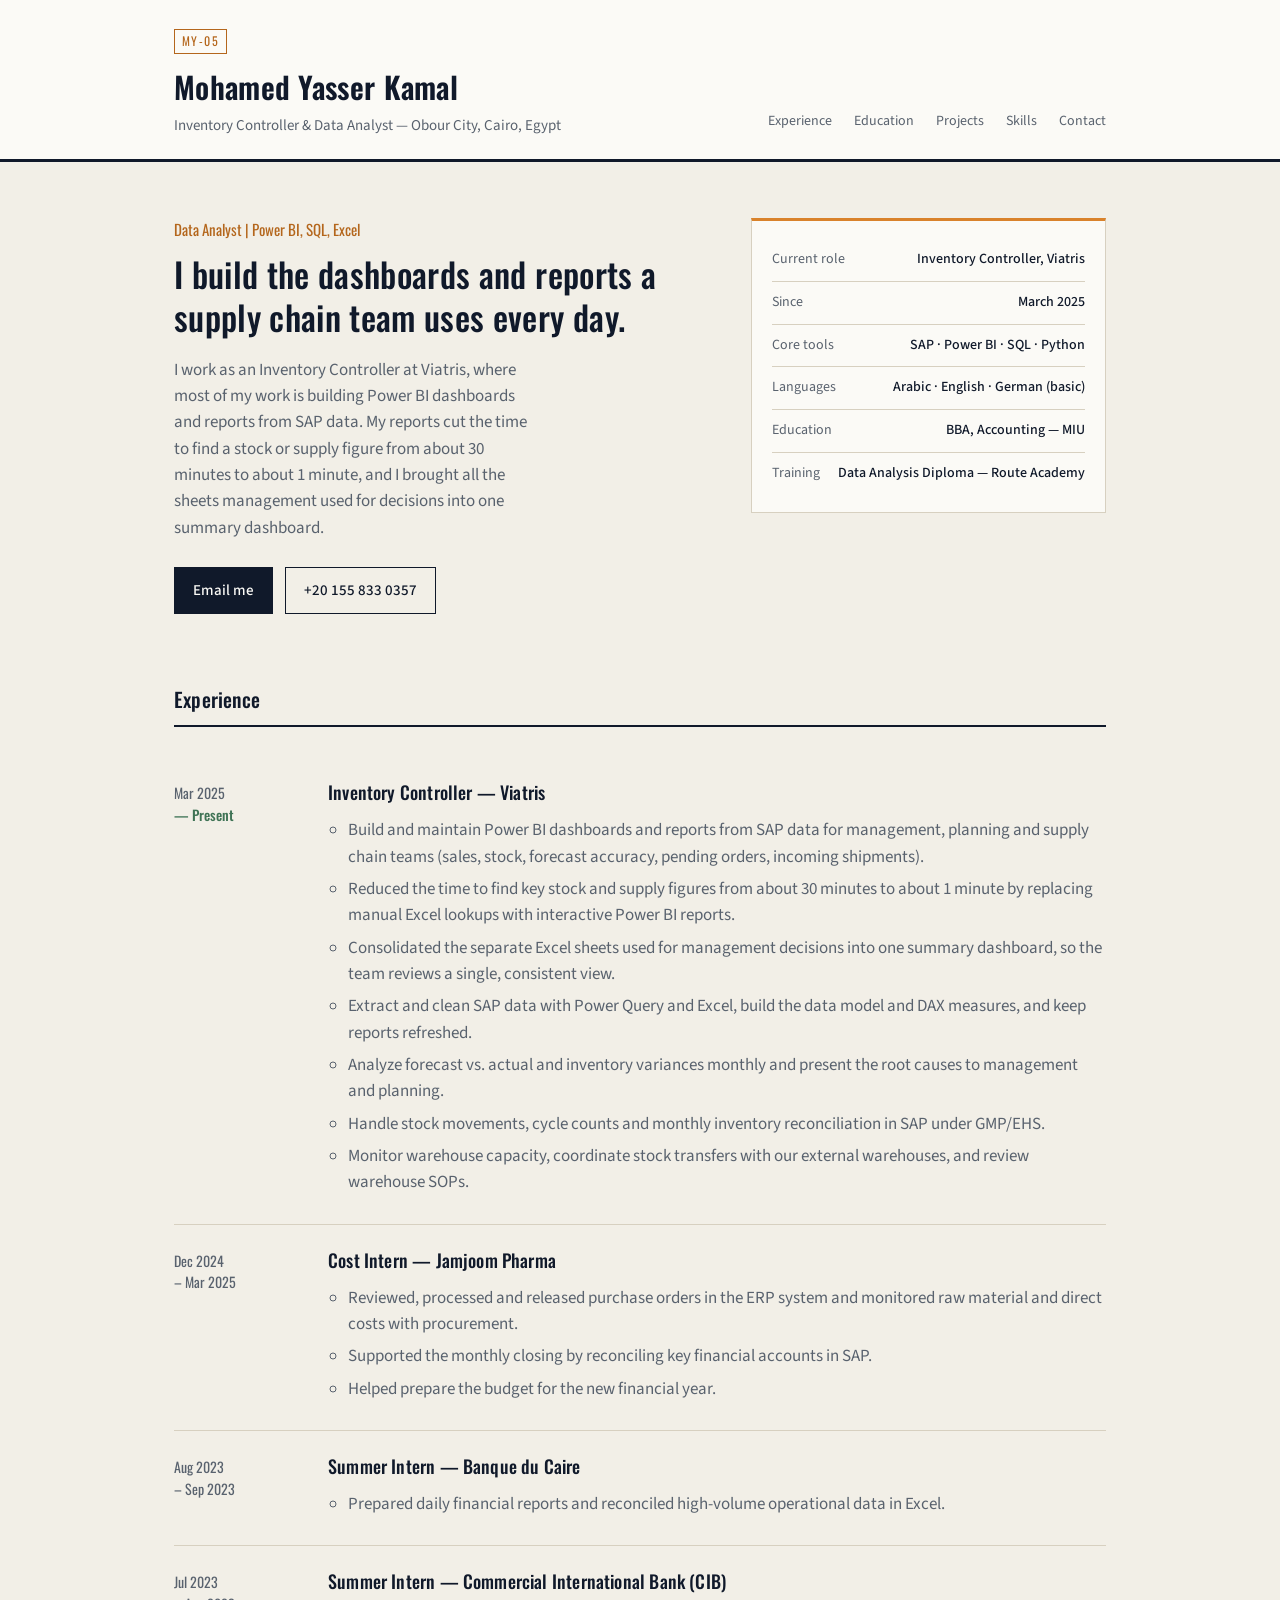
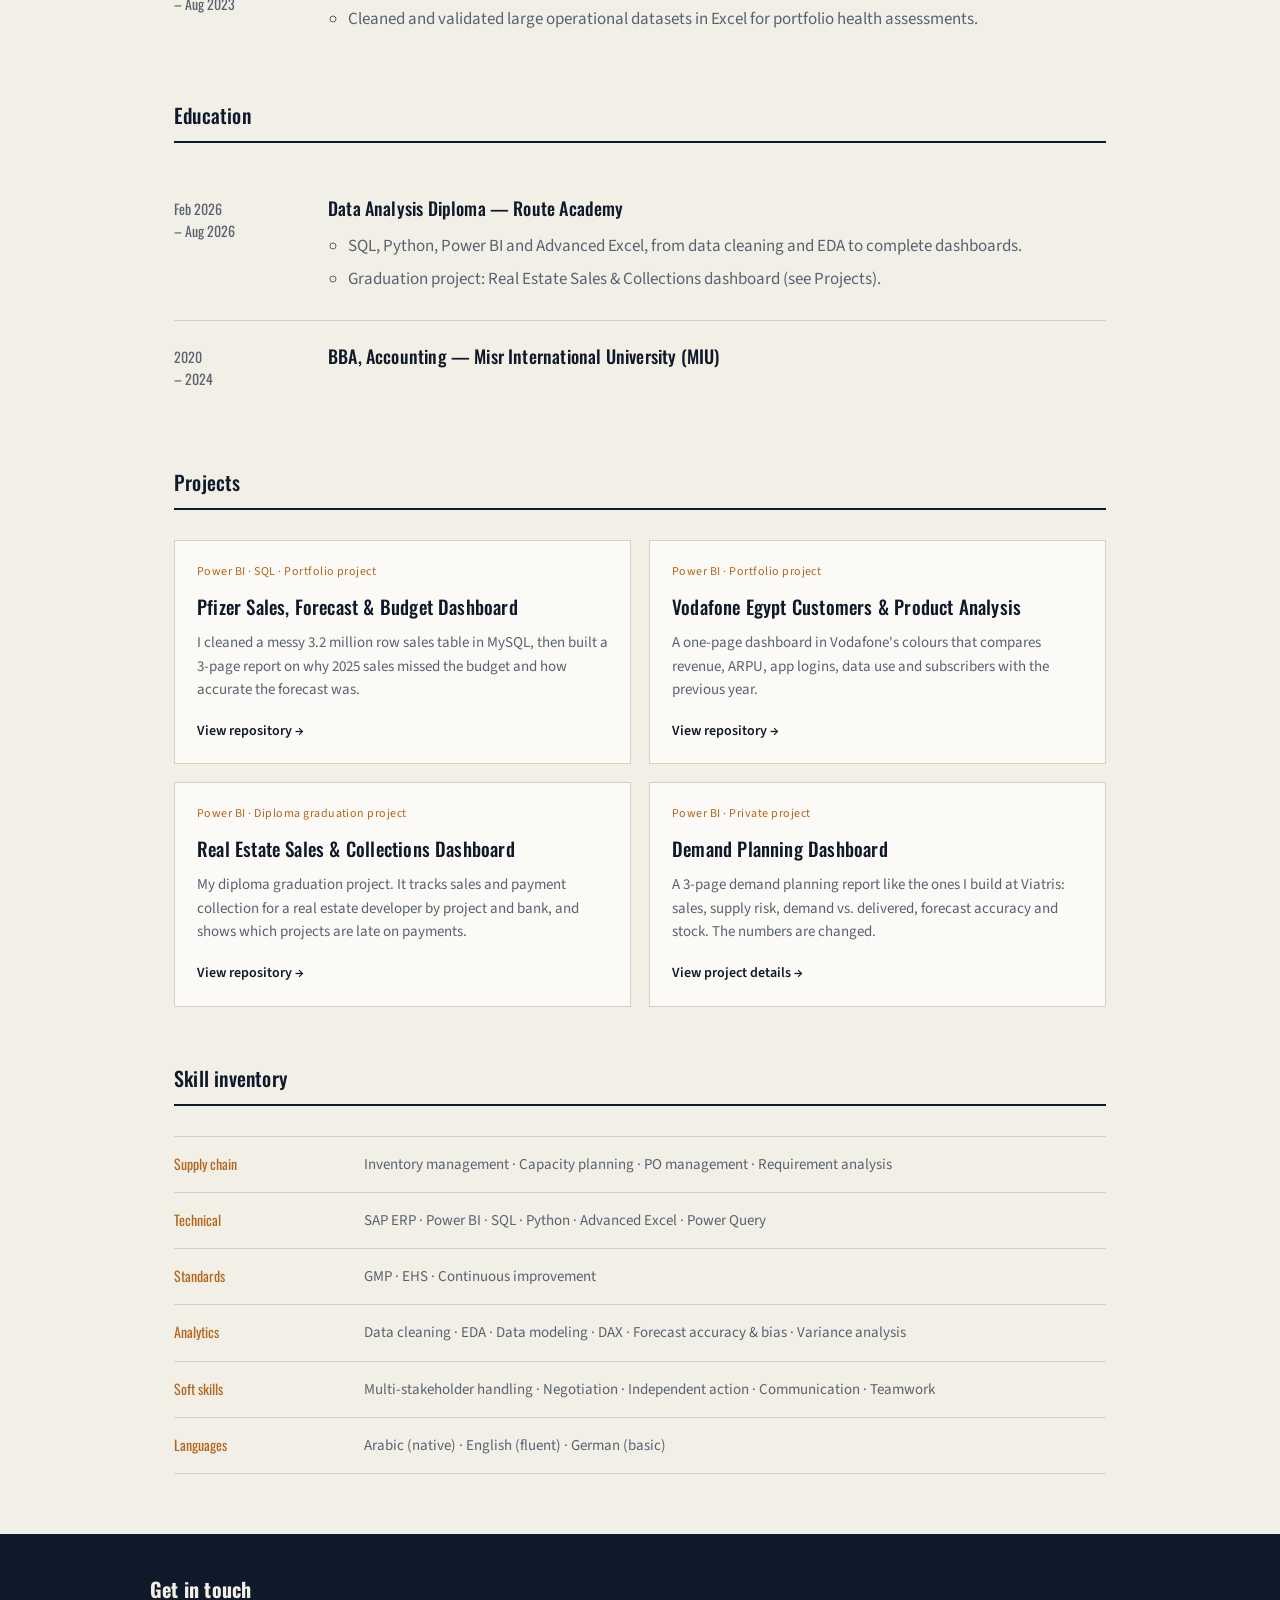
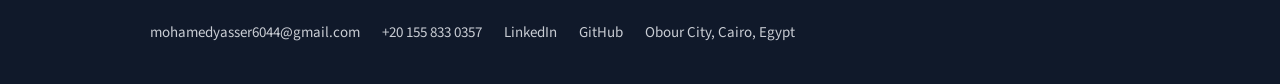
<file: index.html>
<!DOCTYPE html>
<html lang="en">
<head>
<meta charset="UTF-8">
<meta name="viewport" content="width=device-width, initial-scale=1.0">
<title>Mohamed Yasser Kamal — Inventory Controller & Data Analyst</title>
<link rel="stylesheet" href="styles.css">
</head>
<body>

<header class="masthead">
  <div class="masthead-inner">
    <div class="id-block">
      <span class="id-code">MY-05</span>
      <h1>Mohamed Yasser Kamal</h1>
      <p class="role">Inventory Controller &amp; Data Analyst — Obour City, Cairo, Egypt</p>
    </div>
    <nav class="manifest">
      <a href="#ledger">Experience</a>
      <a href="#education">Education</a>
      <a href="#builds">Projects</a>
      <a href="#stock">Skills</a>
      <a href="#contact">Contact</a>
    </nav>
  </div>
</header>

<main>

  <section class="hero">
    <div class="hero-grid">
      <div class="hero-lead">
        <p class="hero-kicker">Data Analyst | Power BI, SQL, Excel</p>
        <h2>I build the dashboards and reports a supply chain team uses every day.</h2>
        <p class="hero-body">
          I work as an Inventory Controller at Viatris, where most of my work is building Power BI
          dashboards and reports from SAP data. My reports cut the time to find a stock or supply
          figure from about 30 minutes to about 1 minute, and I brought all the sheets management
          used for decisions into one summary dashboard.
        </p>
        <div class="hero-actions">
          <a class="btn-primary" href="mailto:mohamedyasser6044@gmail.com">Email me</a>
          <a class="btn-ghost" href="tel:+201558330357">+20 155 833 0357</a>
        </div>
      </div>
      <div class="hero-manifest-card" aria-label="quick facts">
        <div class="manifest-row"><span>Current role</span><strong>Inventory Controller, Viatris</strong></div>
        <div class="manifest-row"><span>Since</span><strong>March 2025</strong></div>
        <div class="manifest-row"><span>Core tools</span><strong>SAP · Power BI · SQL · Python</strong></div>
        <div class="manifest-row"><span>Languages</span><strong>Arabic · English · German (basic)</strong></div>
        <div class="manifest-row"><span>Education</span><strong>BBA, Accounting — MIU</strong></div>
        <div class="manifest-row"><span>Training</span><strong>Data Analysis Diploma — Route Academy</strong></div>
      </div>
    </div>
  </section>

  <section id="ledger" class="ledger">
    <h3 class="section-label">Experience</h3>
    <ol class="entries">
      <li class="entry">
        <div class="entry-date"><span>Mar 2025</span><span class="ongoing">— Present</span></div>
        <div class="entry-body">
          <h4>Inventory Controller — Viatris</h4>
          <ul>
            <li>Build and maintain Power BI dashboards and reports from SAP data for management, planning and supply chain teams (sales, stock, forecast accuracy, pending orders, incoming shipments).</li>
            <li>Reduced the time to find key stock and supply figures from about 30 minutes to about 1 minute by replacing manual Excel lookups with interactive Power BI reports.</li>
            <li>Consolidated the separate Excel sheets used for management decisions into one summary dashboard, so the team reviews a single, consistent view.</li>
            <li>Extract and clean SAP data with Power Query and Excel, build the data model and DAX measures, and keep reports refreshed.</li>
            <li>Analyze forecast vs. actual and inventory variances monthly and present the root causes to management and planning.</li>
            <li>Handle stock movements, cycle counts and monthly inventory reconciliation in SAP under GMP/EHS.</li>
            <li>Monitor warehouse capacity, coordinate stock transfers with our external warehouses, and review warehouse SOPs.</li>
          </ul>
        </div>
      </li>
      <li class="entry">
        <div class="entry-date"><span>Dec 2024</span><span>– Mar 2025</span></div>
        <div class="entry-body">
          <h4>Cost Intern — Jamjoom Pharma</h4>
          <ul>
            <li>Reviewed, processed and released purchase orders in the ERP system and monitored raw material and direct costs with procurement.</li>
            <li>Supported the monthly closing by reconciling key financial accounts in SAP.</li>
            <li>Helped prepare the budget for the new financial year.</li>
          </ul>
        </div>
      </li>
      <li class="entry">
        <div class="entry-date"><span>Aug 2023</span><span>– Sep 2023</span></div>
        <div class="entry-body">
          <h4>Summer Intern — Banque du Caire</h4>
          <ul>
            <li>Prepared daily financial reports and reconciled high-volume operational data in Excel.</li>
          </ul>
        </div>
      </li>
      <li class="entry">
        <div class="entry-date"><span>Jul 2023</span><span>– Aug 2023</span></div>
        <div class="entry-body">
          <h4>Summer Intern — Commercial International Bank (CIB)</h4>
          <ul>
            <li>Cleaned and validated large operational datasets in Excel for portfolio health assessments.</li>
          </ul>
        </div>
      </li>
    </ol>
  </section>

  <section id="education" class="ledger">
    <h3 class="section-label">Education</h3>
    <ol class="entries">
      <li class="entry">
        <div class="entry-date"><span>Feb 2026</span><span>– Aug 2026</span></div>
        <div class="entry-body">
          <h4>Data Analysis Diploma — Route Academy</h4>
          <ul>
            <li>SQL, Python, Power BI and Advanced Excel, from data cleaning and EDA to complete dashboards.</li>
            <li>Graduation project: Real Estate Sales &amp; Collections dashboard (see Projects).</li>
          </ul>
        </div>
      </li>
      <li class="entry">
        <div class="entry-date"><span>2020</span><span>– 2024</span></div>
        <div class="entry-body">
          <h4>BBA, Accounting — Misr International University (MIU)</h4>
        </div>
      </li>
    </ol>
  </section>

  <section id="builds" class="builds">
    <h3 class="section-label">Projects</h3>
    <div class="build-cards">

      <a class="build-card" href="https://github.com/mohamedyasser6044/pfizer-demand-planning">
        <span class="build-tag">Power BI · SQL · Portfolio project</span>
        <h4>Pfizer Sales, Forecast &amp; Budget Dashboard</h4>
        <p>I cleaned a messy 3.2 million row sales table in MySQL, then built a 3-page report on why 2025 sales missed the budget and how accurate the forecast was.</p>
        <span class="build-link">View repository →</span>
      </a>

      <a class="build-card" href="https://github.com/mohamedyasser6044/vodafone-customer-analysis">
        <span class="build-tag">Power BI · Portfolio project</span>
        <h4>Vodafone Egypt Customers &amp; Product Analysis</h4>
        <p>A one-page dashboard in Vodafone's colours that compares revenue, ARPU, app logins, data use and subscribers with the previous year.</p>
        <span class="build-link">View repository →</span>
      </a>

      <a class="build-card" href="https://github.com/mohamedyasser6044/sales-collections-dashboard">
        <span class="build-tag">Power BI · Diploma graduation project</span>
        <h4>Real Estate Sales &amp; Collections Dashboard</h4>
        <p>My diploma graduation project. It tracks sales and payment collection for a real estate developer by project and bank, and shows which projects are late on payments.</p>
        <span class="build-link">View repository →</span>
      </a>

      <a class="build-card" href="projects/demand-planning/index.html">
        <span class="build-tag">Power BI · Private project</span>
        <h4>Demand Planning Dashboard</h4>
        <p>A 3-page demand planning report like the ones I build at Viatris: sales, supply risk, demand vs. delivered, forecast accuracy and stock. The numbers are changed.</p>
        <span class="build-link">View project details →</span>
      </a>

    </div>
  </section>

  <section id="stock" class="stock">
    <h3 class="section-label">Skill inventory</h3>
    <div class="stock-grid">
      <div class="stock-row">
        <span class="stock-label">Supply chain</span>
        <span class="stock-items">Inventory management · Capacity planning · PO management · Requirement analysis</span>
      </div>
      <div class="stock-row">
        <span class="stock-label">Technical</span>
        <span class="stock-items">SAP ERP · Power BI · SQL · Python · Advanced Excel · Power Query</span>
      </div>
      <div class="stock-row">
        <span class="stock-label">Standards</span>
        <span class="stock-items">GMP · EHS · Continuous improvement</span>
      </div>
      <div class="stock-row">
        <span class="stock-label">Analytics</span>
        <span class="stock-items">Data cleaning · EDA · Data modeling · DAX · Forecast accuracy &amp; bias · Variance analysis</span>
      </div>
      <div class="stock-row">
        <span class="stock-label">Soft skills</span>
        <span class="stock-items">Multi-stakeholder handling · Negotiation · Independent action · Communication · Teamwork</span>
      </div>
      <div class="stock-row">
        <span class="stock-label">Languages</span>
        <span class="stock-items">Arabic (native) · English (fluent) · German (basic)</span>
      </div>
    </div>
  </section>

</main>

<footer id="contact" class="contact">
  <div class="contact-inner">
    <h3>Get in touch</h3>
    <div class="contact-lines">
      <a href="mailto:mohamedyasser6044@gmail.com">mohamedyasser6044@gmail.com</a>
      <a href="tel:+201558330357">+20 155 833 0357</a>
      <a href="https://www.linkedin.com/in/mohmedabozaid1">LinkedIn</a>
      <a href="https://github.com/mohamedyasser6044">GitHub</a>
      <span>Obour City, Cairo, Egypt</span>
    </div>
  </div>
</footer>

</body>
</html>
</file>
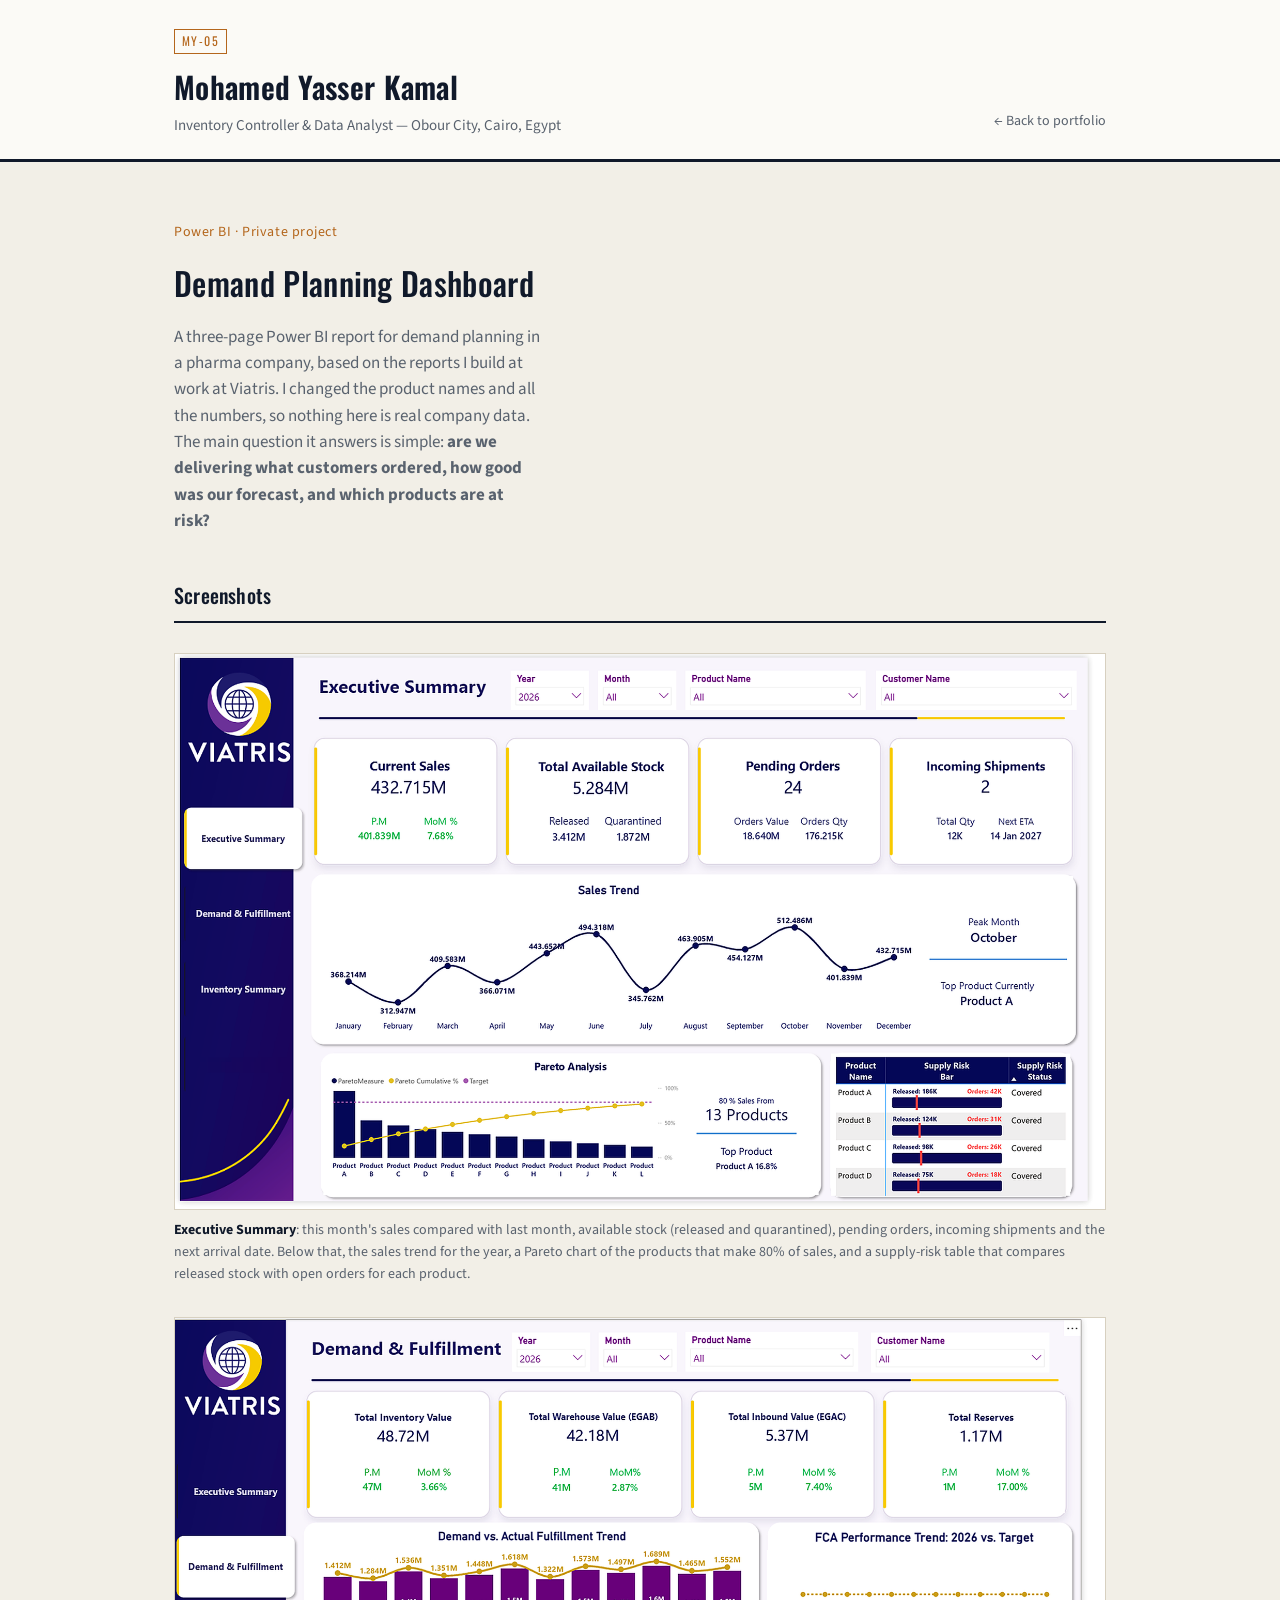
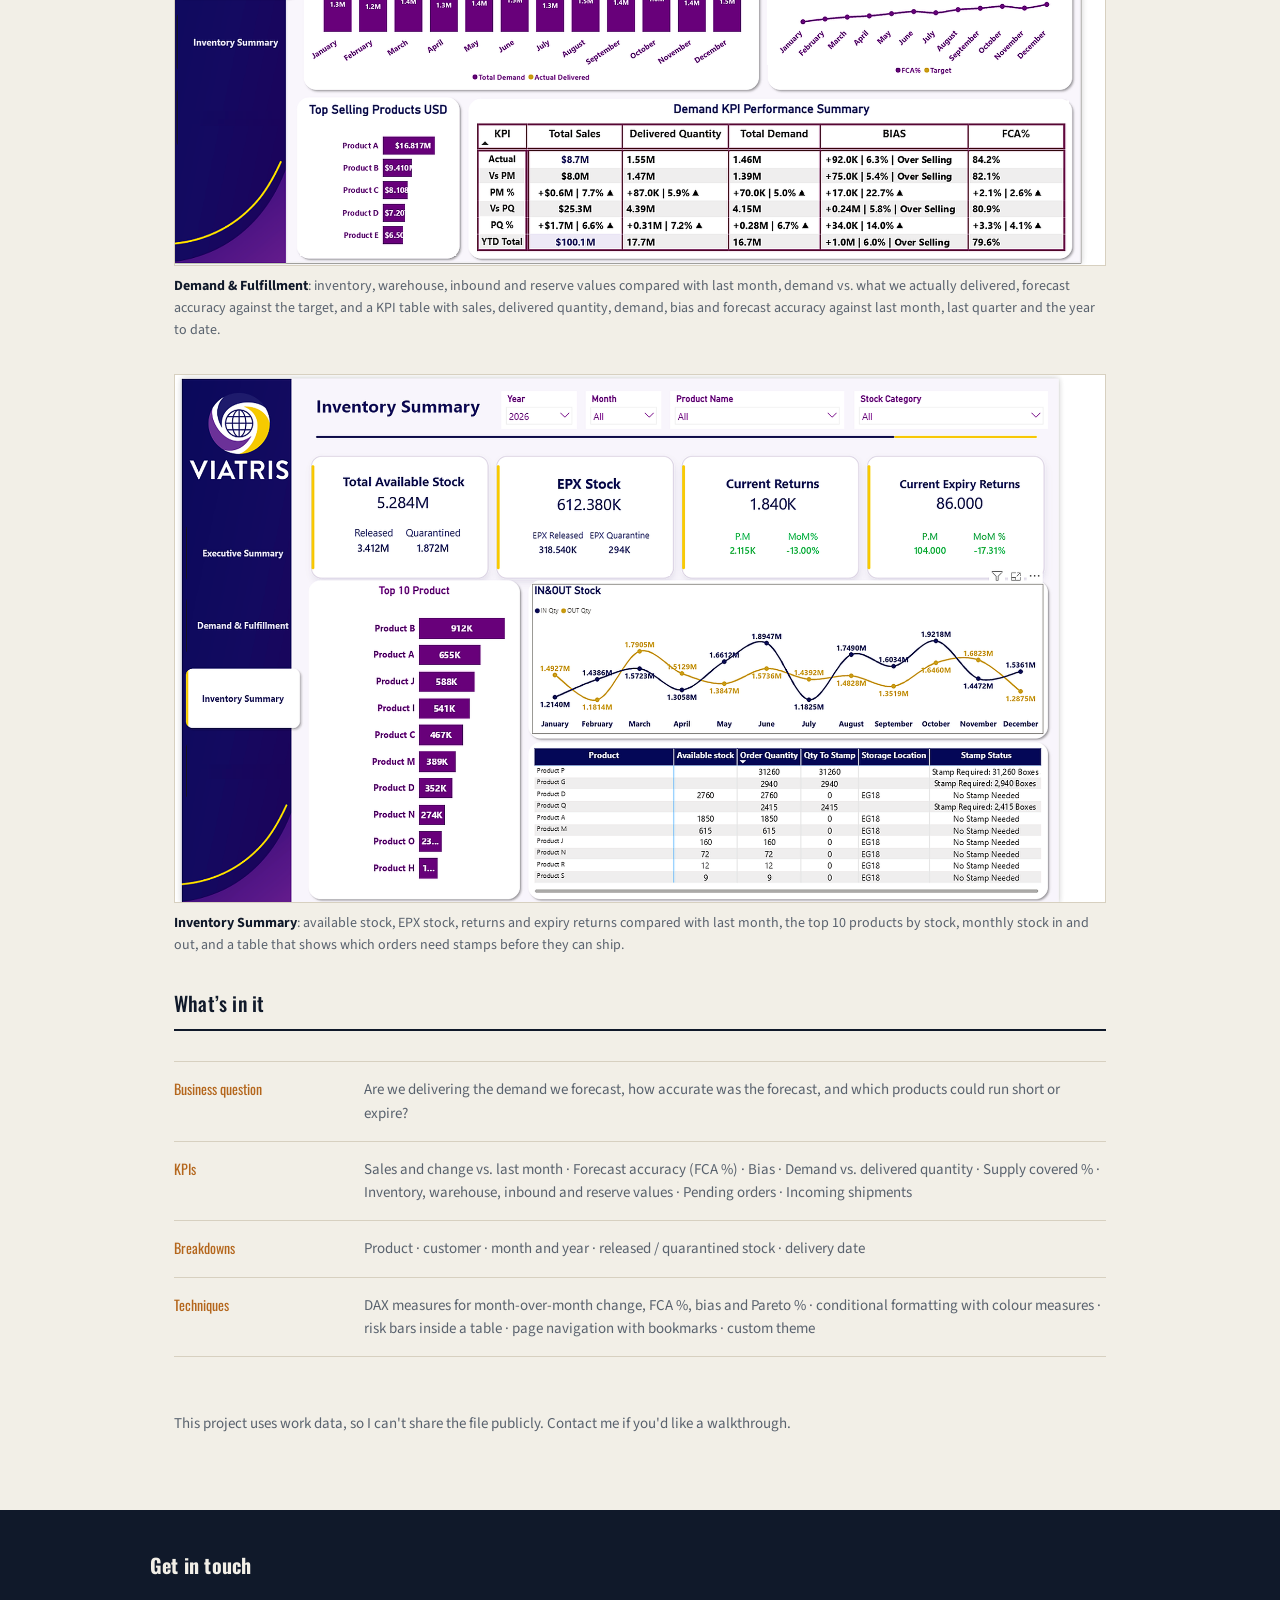
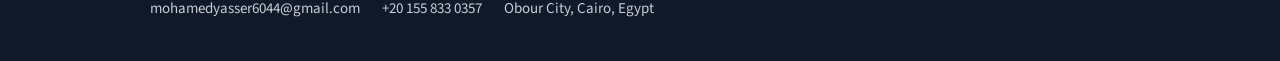
<file: projects/demand-planning/index.html>
<!DOCTYPE html>
<html lang="en">
<head>
<meta charset="UTF-8">
<meta name="viewport" content="width=device-width, initial-scale=1.0">
<title>Demand Planning Dashboard — Mohamed Yasser Kamal</title>
<link rel="stylesheet" href="../../styles.css">
</head>
<body>

<header class="masthead">
  <div class="masthead-inner">
    <div class="id-block">
      <span class="id-code">MY-05</span>
      <h1>Mohamed Yasser Kamal</h1>
      <p class="role">Inventory Controller &amp; Data Analyst — Obour City, Cairo, Egypt</p>
    </div>
    <nav class="manifest">
      <a href="../../index.html">← Back to portfolio</a>
    </nav>
  </div>
</header>

<main>

  <section class="hero" style="padding-bottom: 10px;">
    <span class="build-tag" style="font-size:14px; margin-bottom:14px; display:inline-block;">Power BI · Private project</span>
    <h2 style="font-size:32px; font-weight:500; max-width: 32ch;">Demand Planning Dashboard</h2>
    <p class="hero-body" style="margin-top: 16px;">
      A three-page Power BI report for demand planning in a pharma company, based on the reports I
      build at work at Viatris. I changed the product names and all the numbers, so nothing here is
      real company data. The main question it answers is simple: <strong>are we delivering what
      customers ordered, how good was our forecast, and which products are at risk?</strong>
    </p>
  </section>

  <section class="ledger" style="padding-top: 10px;">
    <h3 class="section-label">Screenshots</h3>

    <figure style="margin: 0 0 32px;">
      <img src="screenshots/executive-summary.png" alt="Demand Planning dashboard, Executive Summary page"
           style="width:100%; border:1px solid var(--line); display:block;">
      <figcaption style="color: var(--slate); font-size: 14px; margin-top: 10px;">
        <strong style="color: var(--ink);">Executive Summary</strong>: this month's sales compared with last month, available
        stock (released and quarantined), pending orders, incoming shipments and the next arrival date.
        Below that, the sales trend for the year, a Pareto chart of the products that make 80% of sales,
        and a supply-risk table that compares released stock with open orders for each product.
      </figcaption>
    </figure>

    <figure style="margin: 0 0 32px;">
      <img src="screenshots/demand-fulfillment.png" alt="Demand Planning dashboard, Demand and Fulfillment page"
           style="width:100%; border:1px solid var(--line); display:block;">
      <figcaption style="color: var(--slate); font-size: 14px; margin-top: 10px;">
        <strong style="color: var(--ink);">Demand &amp; Fulfillment</strong>: inventory, warehouse, inbound and reserve values
        compared with last month, demand vs. what we actually delivered, forecast accuracy against the
        target, and a KPI table with sales, delivered quantity, demand, bias and forecast accuracy
        against last month, last quarter and the year to date.
      </figcaption>
    </figure>
    <figure style="margin: 0 0 12px;">
      <img src="screenshots/inventory-summary.png" alt="Demand Planning dashboard, Inventory Summary page"
           style="width:100%; border:1px solid var(--line); display:block;">
      <figcaption style="color: var(--slate); font-size: 14px; margin-top: 10px;">
        <strong style="color: var(--ink);">Inventory Summary</strong>: available stock, EPX stock, returns and expiry returns
        compared with last month, the top 10 products by stock, monthly stock in and out, and a table
        that shows which orders need stamps before they can ship.
      </figcaption>
    </figure>
  </section>

  <section class="builds" style="padding-top: 10px;">
    <h3 class="section-label">What&rsquo;s in it</h3>
    <div class="stock-grid" style="border-top: 1px solid var(--line);">
      <div class="stock-row">
        <span class="stock-label">Business question</span>
        <span class="stock-items">Are we delivering the demand we forecast, how accurate was the forecast,
          and which products could run short or expire?</span>
      </div>
      <div class="stock-row">
        <span class="stock-label">KPIs</span>
        <span class="stock-items">Sales and change vs. last month · Forecast accuracy (FCA %) · Bias ·
          Demand vs. delivered quantity · Supply covered % · Inventory, warehouse, inbound and reserve
          values · Pending orders · Incoming shipments</span>
      </div>
      <div class="stock-row">
        <span class="stock-label">Breakdowns</span>
        <span class="stock-items">Product · customer · month and year · released / quarantined stock ·
          delivery date</span>
      </div>
      <div class="stock-row">
        <span class="stock-label">Techniques</span>
        <span class="stock-items">DAX measures for month-over-month change, FCA %, bias and Pareto % ·
          conditional formatting with colour measures · risk bars inside a table · page navigation
          with bookmarks · custom theme</span>
      </div>
    </div>
  </section>

  <section class="stock" style="padding-top: 30px;">
    <p style="color: var(--slate); font-size: 15px;">
      This project uses work data, so I can't share the file publicly. Contact me if you'd like a
      walkthrough.
    </p>
  </section>

</main>

<footer id="contact" class="contact">
  <div class="contact-inner">
    <h3>Get in touch</h3>
    <div class="contact-lines">
      <a href="mailto:mohamedyasser6044@gmail.com">mohamedyasser6044@gmail.com</a>
      <a href="tel:+201558330357">+20 155 833 0357</a>
      <span>Obour City, Cairo, Egypt</span>
    </div>
  </div>
</footer>

</body>
</html>
</file>
<file: styles.css>
@import url('https://fonts.googleapis.com/css2?family=Oswald:wght@400;500;600&family=Source+Sans+3:wght@400;500;600&display=swap');

:root {
  --ink: #10192A;
  --paper: #F2EFE7;
  --paper-raised: #FBFAF6;
  --amber: #D9822B;
  --amber-deep: #B4661C;
  --slate: #59626E;
  --line: #D7D0C0;
  --good: #3F7355;
}

* { box-sizing: border-box; }

html { scroll-behavior: smooth; }

body {
  margin: 0;
  background: var(--paper);
  color: var(--ink);
  font-family: 'Source Sans 3', system-ui, sans-serif;
  font-size: 17px;
  line-height: 1.55;
}

h1, h2, h3, h4 {
  font-family: 'Oswald', 'Source Sans 3', system-ui, sans-serif;
  letter-spacing: 0.01em;
  margin: 0;
  color: var(--ink);
}

a { color: inherit; text-decoration: none; }

/* ---------- Masthead ---------- */

.masthead {
  border-bottom: 3px solid var(--ink);
  background: var(--paper-raised);
}

.masthead-inner {
  max-width: 980px;
  margin: 0 auto;
  padding: 28px 24px 22px;
  display: flex;
  justify-content: space-between;
  align-items: flex-end;
  flex-wrap: wrap;
  gap: 16px;
}

.id-code {
  display: inline-block;
  font-family: 'Oswald', sans-serif;
  font-size: 12px;
  letter-spacing: 0.12em;
  color: var(--amber-deep);
  border: 1px solid var(--amber-deep);
  padding: 2px 7px;
  margin-bottom: 10px;
}

.id-block h1 {
  font-size: 30px;
  font-weight: 600;
}

.role {
  margin: 4px 0 0;
  color: var(--slate);
  font-size: 15px;
}

.manifest {
  display: flex;
  gap: 22px;
  font-size: 14px;
  padding-bottom: 4px;
}

.manifest a { color: var(--slate); border-bottom: 1px solid transparent; }
.manifest a:hover { color: var(--ink); border-bottom-color: var(--amber); }

/* ---------- Hero ---------- */

.hero { max-width: 980px; margin: 0 auto; padding: 56px 24px 40px; }

.hero-grid {
  display: grid;
  grid-template-columns: 1.5fr 1fr;
  gap: 44px;
  align-items: start;
}

.hero-kicker {
  font-family: 'Oswald', sans-serif;
  color: var(--amber-deep);
  font-size: 15px;
  margin: 0 0 10px;
}

.hero-lead h2 {
  font-size: 34px;
  font-weight: 500;
  line-height: 1.28;
  max-width: 30ch;
  margin-bottom: 18px;
}

.hero-body {
  color: var(--slate);
  max-width: 46ch;
  margin: 0 0 26px;
}

.hero-actions { display: flex; gap: 12px; flex-wrap: wrap; }

.btn-primary, .btn-ghost {
  display: inline-block;
  font-size: 15px;
  font-weight: 500;
  padding: 11px 18px;
  border: 1px solid var(--ink);
}

.btn-primary { background: var(--ink); color: var(--paper-raised); }
.btn-primary:hover { background: var(--amber-deep); border-color: var(--amber-deep); }

.btn-ghost { background: transparent; color: var(--ink); }
.btn-ghost:hover { border-color: var(--amber-deep); color: var(--amber-deep); }

.hero-manifest-card {
  background: var(--paper-raised);
  border: 1px solid var(--line);
  border-top: 3px solid var(--amber);
  padding: 18px 20px;
}

.manifest-row {
  display: flex;
  justify-content: space-between;
  gap: 12px;
  padding: 10px 0;
  border-bottom: 1px solid var(--line);
  font-size: 14px;
}

.manifest-row:last-child { border-bottom: none; }

.manifest-row span { color: var(--slate); }
.manifest-row strong { text-align: right; font-weight: 500; }

/* ---------- Section label ---------- */

.section-label {
  font-size: 20px;
  font-weight: 500;
  padding-bottom: 10px;
  border-bottom: 2px solid var(--ink);
  margin-bottom: 30px;
}

/* ---------- Ledger (experience timeline) ---------- */

.ledger { max-width: 980px; margin: 0 auto; padding: 30px 24px 10px; }

.entries { list-style: none; margin: 0; padding: 0; }

.entry {
  display: grid;
  grid-template-columns: 130px 1fr;
  gap: 24px;
  padding: 22px 0;
  border-top: 1px solid var(--line);
}

.entry:first-child { border-top: none; }

.entry-date {
  display: flex;
  flex-direction: column;
  font-family: 'Oswald', sans-serif;
  font-size: 14px;
  color: var(--slate);
  padding-top: 3px;
}

.entry-date .ongoing { color: var(--good); font-weight: 500; }

.entry-body h4 { font-size: 18px; font-weight: 500; margin-bottom: 10px; }
.entry-body ul { margin: 0; padding-left: 20px; color: var(--slate); }
.entry-body li { margin-bottom: 6px; }

/* ---------- Projects ---------- */

.builds { max-width: 980px; margin: 0 auto; padding: 46px 24px 10px; }

.build-cards {
  display: grid;
  grid-template-columns: 1fr 1fr;
  gap: 18px;
}

.build-card {
  display: block;
  border: 1px solid var(--line);
  padding: 22px 22px 20px;
  background: var(--paper-raised);
  transition: border-color 0.15s ease;
}

.build-card:hover { border-color: var(--amber); }

.build-tag {
  display: block;
  font-size: 12px;
  letter-spacing: 0.04em;
  color: var(--amber-deep);
  margin-bottom: 10px;
}

.build-card h4 { font-size: 19px; font-weight: 500; margin-bottom: 10px; }
.build-card p { color: var(--slate); font-size: 15px; margin: 0 0 16px; }
.build-link { font-size: 14px; font-weight: 600; }

/* ---------- Skills ---------- */

.stock { max-width: 980px; margin: 0 auto; padding: 46px 24px 60px; }

.stock-grid { border-top: 1px solid var(--line); }

.stock-row {
  display: grid;
  grid-template-columns: 170px 1fr;
  gap: 20px;
  padding: 16px 0;
  border-bottom: 1px solid var(--line);
}

.stock-label {
  font-family: 'Oswald', sans-serif;
  font-size: 14px;
  color: var(--amber-deep);
}

.stock-items { color: var(--slate); font-size: 15px; }

/* ---------- Contact / footer ---------- */

.contact {
  background: var(--ink);
  color: var(--paper);
  padding: 40px 24px;
}

.contact-inner { max-width: 980px; margin: 0 auto; }

.contact h3 { color: var(--paper); font-size: 20px; margin-bottom: 16px; }

.contact-lines {
  display: flex;
  gap: 22px;
  flex-wrap: wrap;
  font-size: 15px;
  color: #C9CDD4;
}

.contact-lines a:hover { color: var(--amber); }

/* ---------- Responsive ---------- */

@media (max-width: 720px) {
  .hero-grid { grid-template-columns: 1fr; }
  .entry { grid-template-columns: 1fr; gap: 6px; }
  .build-cards { grid-template-columns: 1fr; }
  .stock-row { grid-template-columns: 1fr; gap: 4px; }
  .hero-lead h2 { font-size: 28px; }
}
</file>
